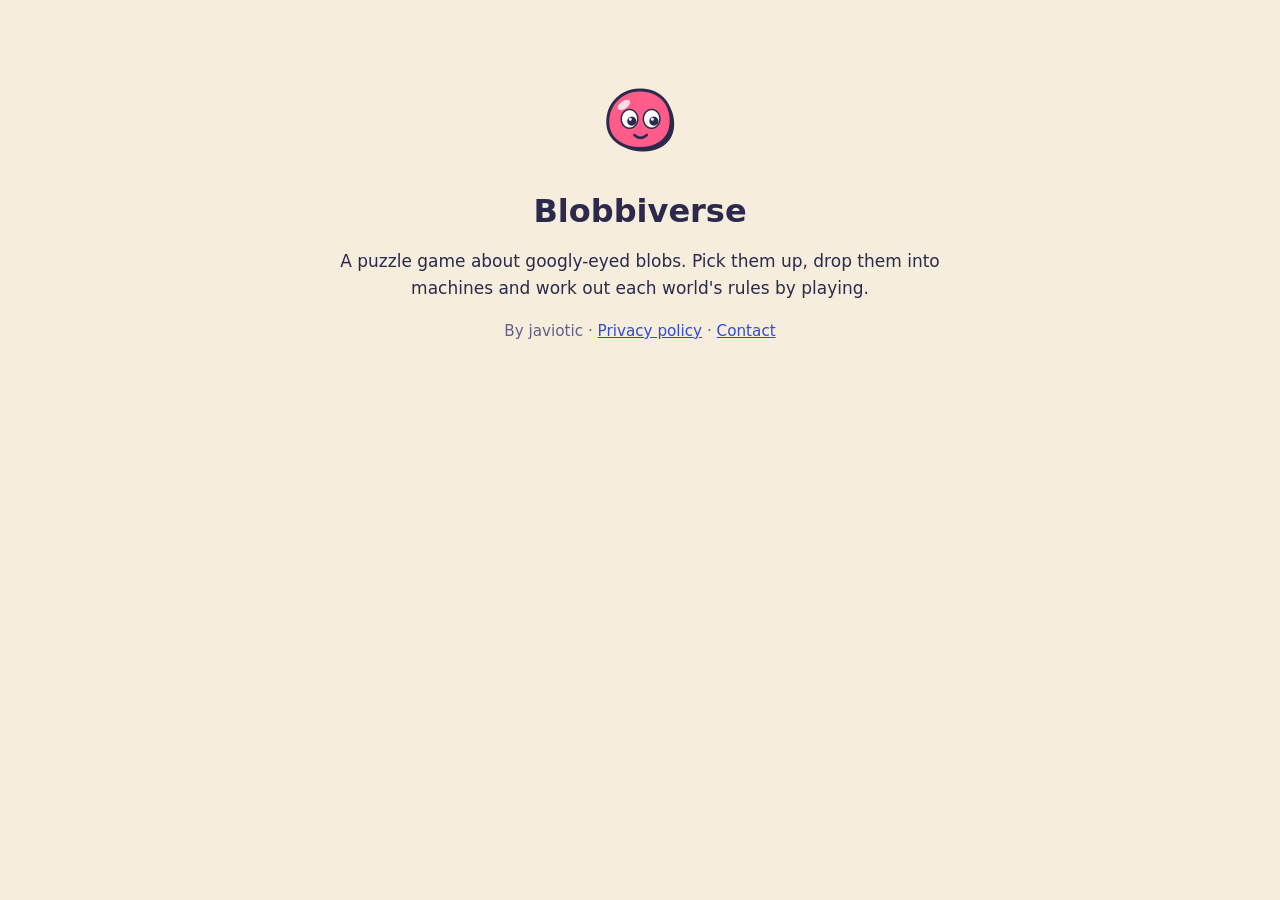
<file: index.html>
<!doctype html>
<html lang="en">
<head>
<meta charset="utf-8">
<meta name="viewport" content="width=device-width, initial-scale=1">
<title>Blobbiverse</title>
<meta name="description" content="A puzzle game about googly-eyed blobs, by javiotic.">
<link rel="icon" href="icon-192.png">
<link rel="stylesheet" href="site.css">
</head>
<body>
<main class="home">
<img src="icon-192.png" alt="" width="96" height="96">
<h1>Blobbiverse</h1>
<p>A puzzle game about googly-eyed blobs. Pick them up, drop them into machines and work out each world's rules by playing.</p>
<p class="meta">By javiotic · <a href="privacy.html">Privacy policy</a> · <a href="mailto:m9eijwsqy@mozmail.com">Contact</a></p>
</main>
</body>
</html>
</file>
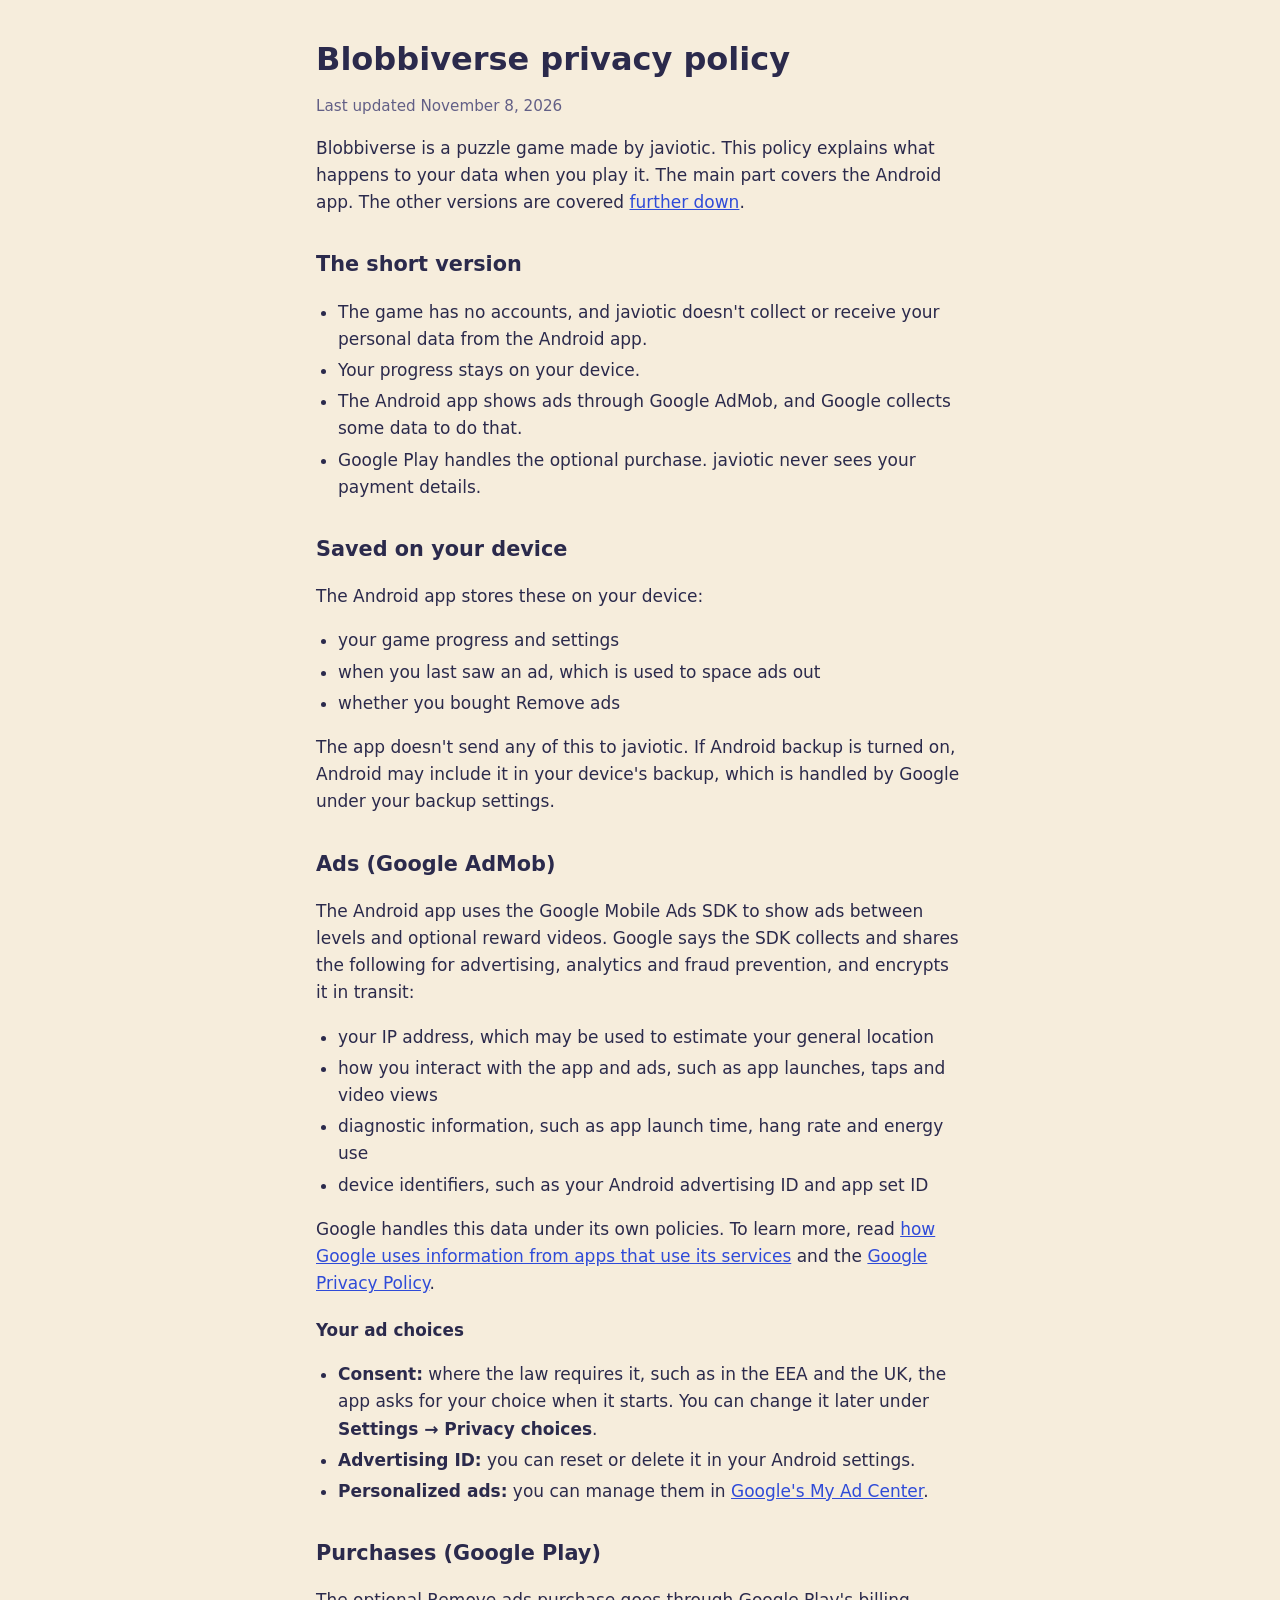
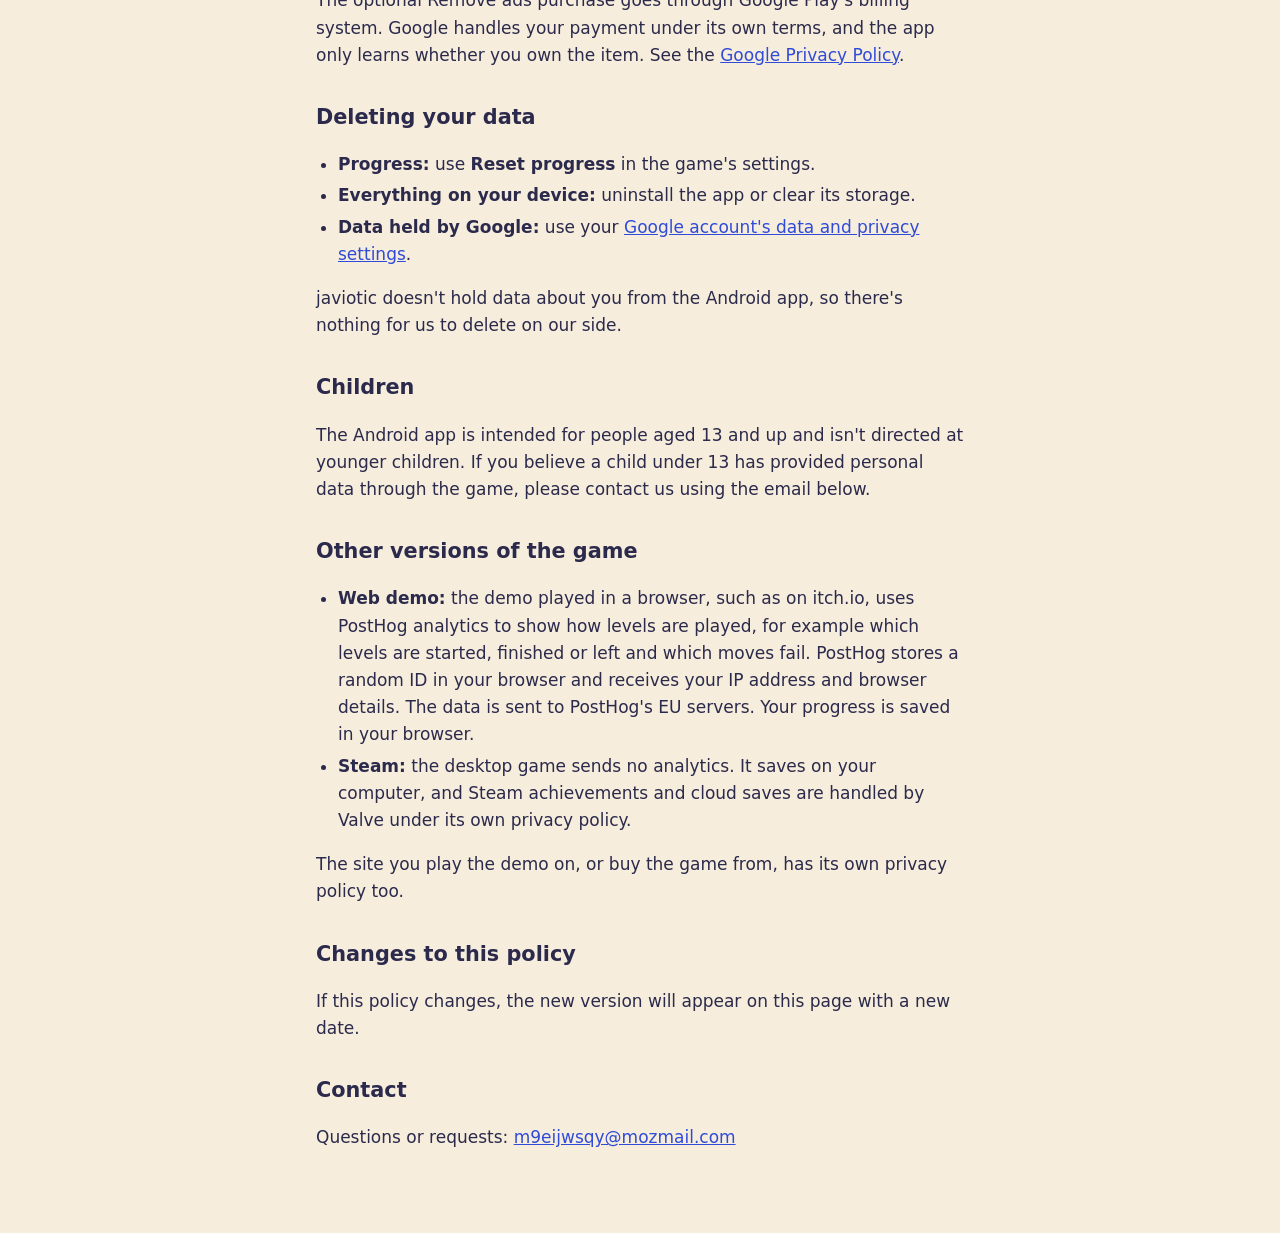
<file: privacy.html>
<!doctype html>
<html lang="en">
<head>
<meta charset="utf-8">
<meta name="viewport" content="width=device-width, initial-scale=1">
<title>Blobbiverse privacy policy</title>
<meta name="description" content="What the Blobbiverse game does with your data.">
<link rel="icon" href="icon-192.png">
<link rel="stylesheet" href="site.css">
</head>
<body>
<main>
<h1>Blobbiverse privacy policy</h1>
<p class="meta">Last updated November 8, 2026</p>

<p>Blobbiverse is a puzzle game made by javiotic. This policy explains what happens to your data when you play it. The main part covers the Android app. The other versions are covered <a href="#other">further down</a>.</p>

<h2>The short version</h2>
<ul>
  <li>The game has no accounts, and javiotic doesn't collect or receive your personal data from the Android app.</li>
  <li>Your progress stays on your device.</li>
  <li>The Android app shows ads through Google AdMob, and Google collects some data to do that.</li>
  <li>Google Play handles the optional purchase. javiotic never sees your payment details.</li>
</ul>

<h2>Saved on your device</h2>
<p>The Android app stores these on your device:</p>
<ul>
  <li>your game progress and settings</li>
  <li>when you last saw an ad, which is used to space ads out</li>
  <li>whether you bought Remove ads</li>
</ul>
<p>The app doesn't send any of this to javiotic. If Android backup is turned on, Android may include it in your device's backup, which is handled by Google under your backup settings.</p>

<h2>Ads (Google AdMob)</h2>
<p>The Android app uses the Google Mobile Ads SDK to show ads between levels and optional reward videos. Google says the SDK collects and shares the following for advertising, analytics and fraud prevention, and encrypts it in transit:</p>
<ul>
  <li>your IP address, which may be used to estimate your general location</li>
  <li>how you interact with the app and ads, such as app launches, taps and video views</li>
  <li>diagnostic information, such as app launch time, hang rate and energy use</li>
  <li>device identifiers, such as your Android advertising ID and app set ID</li>
</ul>
<p>Google handles this data under its own policies. To learn more, read <a href="https://policies.google.com/technologies/partner-sites">how Google uses information from apps that use its services</a> and the <a href="https://policies.google.com/privacy">Google Privacy Policy</a>.</p>

<h3>Your ad choices</h3>
<ul>
  <li><strong>Consent:</strong> where the law requires it, such as in the EEA and the UK, the app asks for your choice when it starts. You can change it later under <strong>Settings → Privacy choices</strong>.</li>
  <li><strong>Advertising ID:</strong> you can reset or delete it in your Android settings.</li>
  <li><strong>Personalized ads:</strong> you can manage them in <a href="https://myadcenter.google.com/">Google's My Ad Center</a>.</li>
</ul>

<h2>Purchases (Google Play)</h2>
<p>The optional Remove ads purchase goes through Google Play's billing system. Google handles your payment under its own terms, and the app only learns whether you own the item. See the <a href="https://policies.google.com/privacy">Google Privacy Policy</a>.</p>

<h2>Deleting your data</h2>
<ul>
  <li><strong>Progress:</strong> use <strong>Reset progress</strong> in the game's settings.</li>
  <li><strong>Everything on your device:</strong> uninstall the app or clear its storage.</li>
  <li><strong>Data held by Google:</strong> use your <a href="https://myaccount.google.com/data-and-privacy">Google account's data and privacy settings</a>.</li>
</ul>
<p>javiotic doesn't hold data about you from the Android app, so there's nothing for us to delete on our side.</p>

<h2>Children</h2>
<p>The Android app is intended for people aged 13 and up and isn't directed at younger children. If you believe a child under 13 has provided personal data through the game, please contact us using the email below.</p>

<h2 id="other">Other versions of the game</h2>
<ul>
  <li><strong>Web demo:</strong> the demo played in a browser, such as on itch.io, uses PostHog analytics to show how levels are played, for example which levels are started, finished or left and which moves fail. PostHog stores a random ID in your browser and receives your IP address and browser details. The data is sent to PostHog's EU servers. Your progress is saved in your browser.</li>
  <li><strong>Steam:</strong> the desktop game sends no analytics. It saves on your computer, and Steam achievements and cloud saves are handled by Valve under its own privacy policy.</li>
</ul>
<p>The site you play the demo on, or buy the game from, has its own privacy policy too.</p>

<h2>Changes to this policy</h2>
<p>If this policy changes, the new version will appear on this page with a new date.</p>

<h2>Contact</h2>
<p>Questions or requests: <a href="mailto:m9eijwsqy@mozmail.com">m9eijwsqy@mozmail.com</a></p>
</main>
</body>
</html>
</file>
<file: site.css>
:root { color-scheme: light dark; --bg: #f6eddc; --ink: #2b2a4c; --soft: #625f86; --link: #2f4bd8; }
@media (prefers-color-scheme: dark) { :root { --bg: #1b1a33; --ink: #f6eddc; --soft: #b9b5d3; --link: #9db0ff; } }
* { box-sizing: border-box; }
body { margin: 0; background: var(--bg); color: var(--ink); font: 17px/1.6 system-ui, -apple-system, "Segoe UI", Roboto, sans-serif; }
main { max-width: 680px; margin: 0 auto; padding: 40px 16px 64px; }
h1 { font-size: 2rem; line-height: 1.2; margin: 0 0 8px; }
h2 { font-size: 1.3rem; margin: 32px 0 8px; }
h3 { font-size: 1.05rem; margin: 20px 0 4px; }
ul { padding-left: 22px; }
li { margin: 4px 0; }
a { color: var(--link); }
.meta { color: var(--soft); font-size: .95rem; }
.home { text-align: center; padding-top: 72px; }
.home img { border-radius: 22px; }
.home h1 { margin-top: 16px; }
</file>
